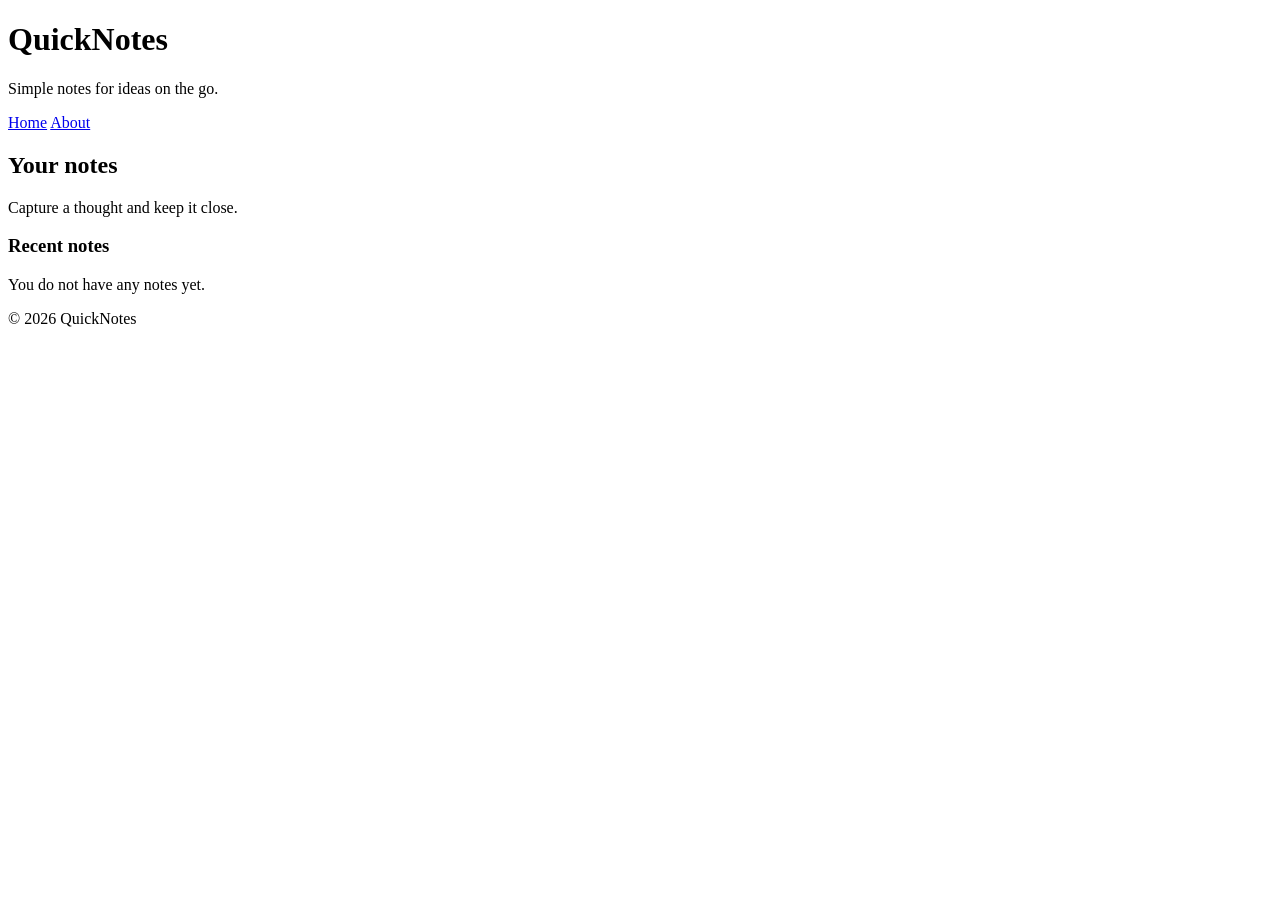
<file: web-foundations-days/Day 1 Assignment/index.html>
<!DOCTYPE html>
<html lang="en">
<head>
  <meta charset="UTF-8">
  <meta name="viewport" content="width=device-width, initial-scale=1.0">
  <title>QuickNotes</title>
</head>
<body>
  <header>
    <h1>QuickNotes</h1>
    <p>Simple notes for ideas on the go.</p>
    <nav>
      <a href="index.html">Home</a>
      <a href="about.html">About</a>
    </nav>
  </header>
  <main>
    <h2>Your notes</h2>
    <p>Capture a thought and keep it close.</p>
    <section>
      <h3>Recent notes</h3>
      <p>You do not have any notes yet.</p>
    </section>
  </main>
  <footer>
    <p>&copy; 2026 QuickNotes</p>
  </footer>
</body>
</html>
</file>
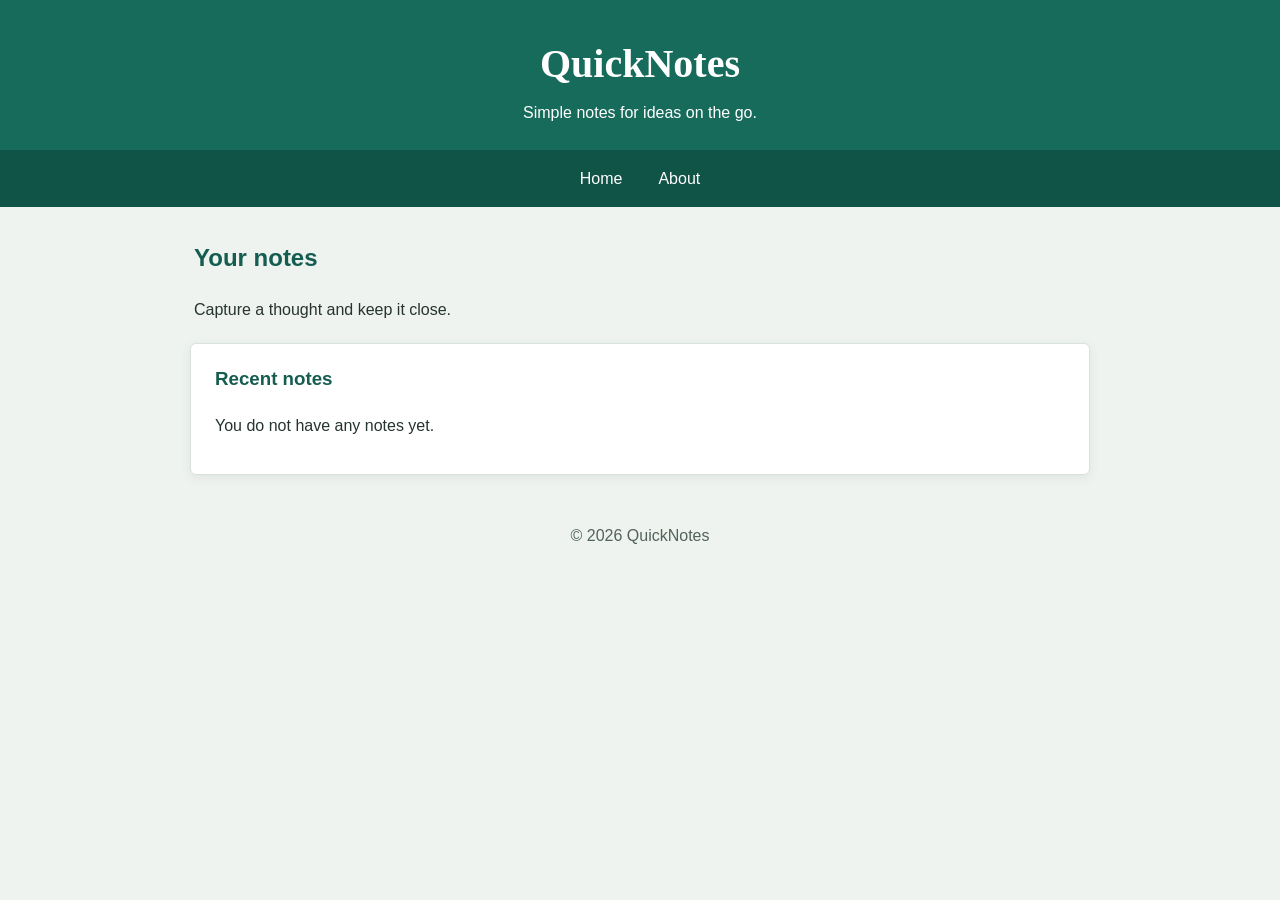
<file: web-foundations-days/Day 2 Assignment/index.html>
<!doctype html>
<html lang="en">
  <head>
    <meta charset="UTF-8" />
    <meta name="viewport" content="width=device-width, initial-scale=1.0" />
    <title>QuickNotes</title>
    <link rel="stylesheet" href="style.css" />
  </head>
  <body>
    <header>
      <h1>QuickNotes</h1>
      <p>Simple notes for ideas on the go.</p>
      <nav>
        <a href="index.html">Home</a>
        <a href="about.html">About</a>
      </nav>
    </header>
    <main>
      <h2>Your notes</h2>
      <p>Capture a thought and keep it close.</p>
      <section>
        <h3>Recent notes</h3>
        <p>You do not have any notes yet.</p>
      </section>
    </main>
    <footer>
      <p>&copy; 2026 QuickNotes</p>
    </footer>
  </body>
</html>
</file>
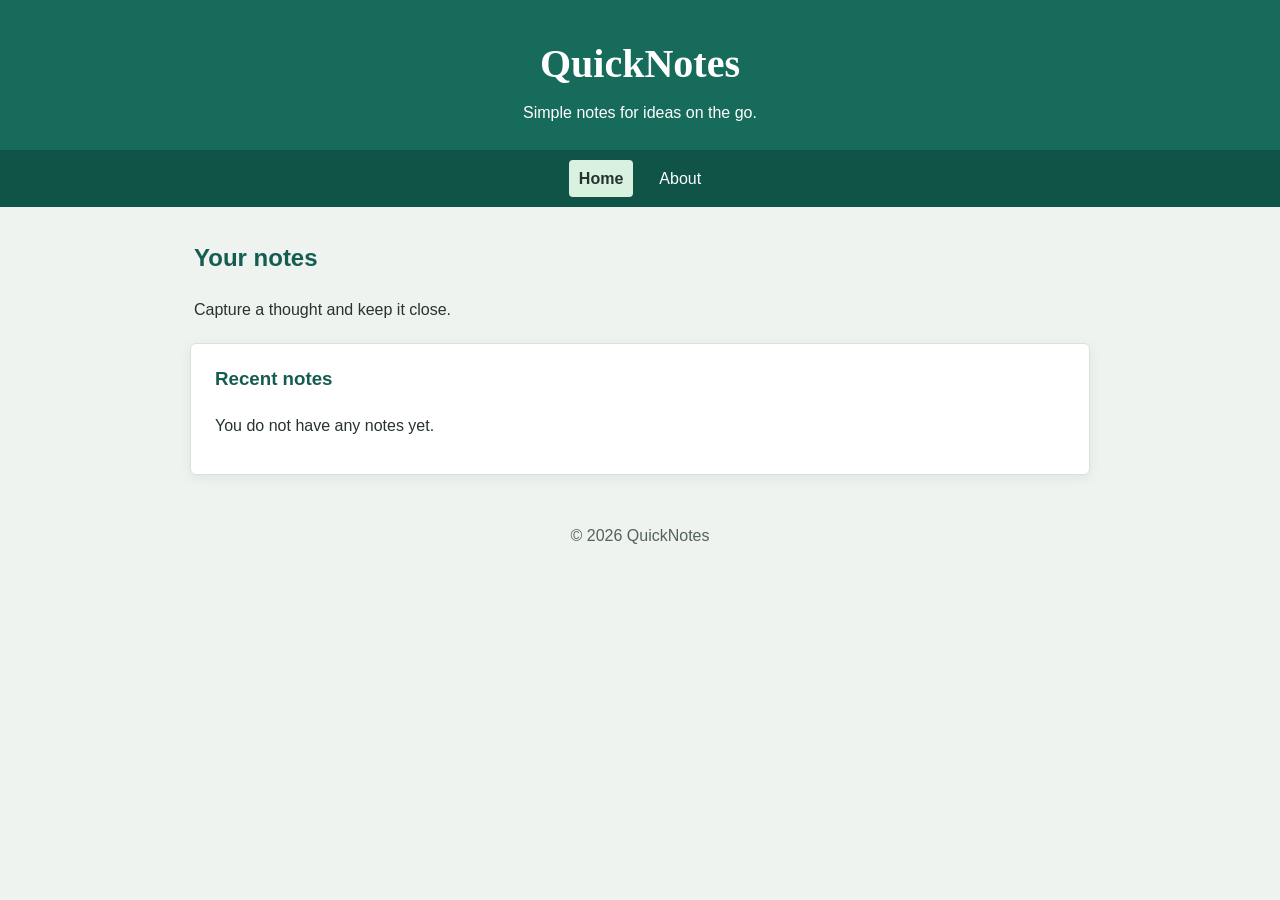
<file: web-foundations-days/day2/index.html>
<!doctype html>
<html lang="en">
  <head>
    <meta charset="UTF-8" />
    <meta name="viewport" content="width=device-width, initial-scale=1.0" />
    <title>QuickNotes</title>
    <link rel="stylesheet" href="style.css" />
  </head>
  <body>
    <header>
      <h1>QuickNotes</h1>
      <p>Simple notes for ideas on the go.</p>
      <nav>
        <a href="index.html" aria-current="page">Home</a>
        <a href="about.html">About</a>
      </nav>
    </header>
    <main>
      <h2>Your notes</h2>
      <p>Capture a thought and keep it close.</p>
      <section>
        <h3>Recent notes</h3>
        <p>You do not have any notes yet.</p>
      </section>
    </main>
    <footer>
      <p>&copy; 2026 QuickNotes</p>
    </footer>
  </body>
</html>
</file>
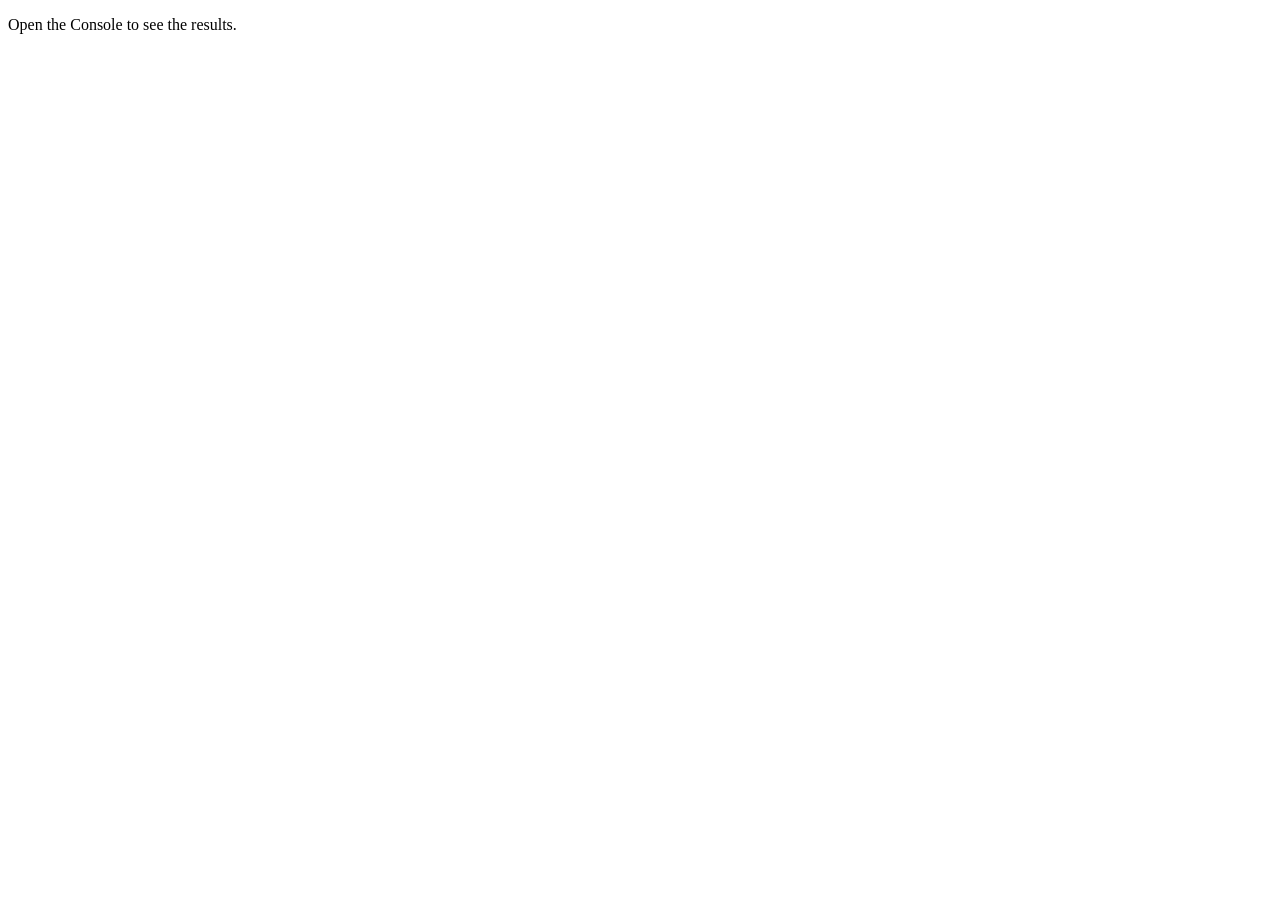
<file: web-foundations-days/day3/index.html>
<!doctype html>
<html lang="en">
  <head>
    <meta charset="UTF-8" />
    <meta name="viewport" content="width=device-width, initial-scale=1.0" />
    <title>Notes Toolkit</title>
    <script src="script.js" defer></script>
  </head>
  <body>
    <p>Open the Console to see the results.</p>
  </body>
</html>
</file>
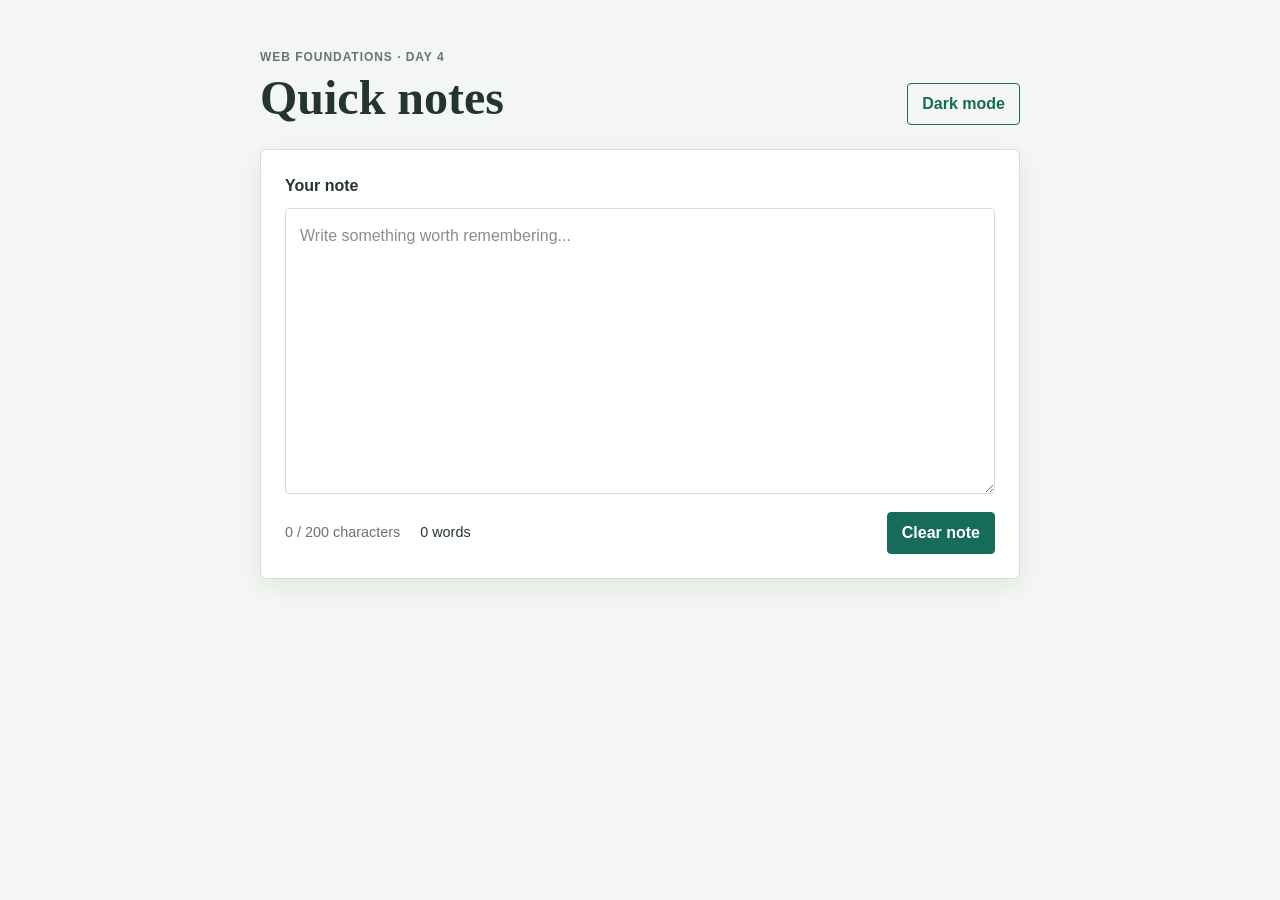
<file: web-foundations-days/day4/index.html>
<!doctype html>
<html lang="en">
  <head>
    <meta charset="UTF-8" />
    <meta name="viewport" content="width=device-width, initial-scale=1.0" />
    <meta name="theme-color" content="#f3f6f2" />
    <title>Day 4 | Note Taker</title>
    <link rel="stylesheet" href="style.css" />
    <script src="script.js" defer></script>
  </head>
  <body>
    <main class="note-app">
      <header class="page-header">
        <div>
          <p class="eyebrow">WEB FOUNDATIONS · DAY 4</p>
          <h1>Quick notes</h1>
        </div>
        <button id="theme-toggle" class="theme-button" type="button">
          Dark mode
        </button>
      </header>

      <section class="editor" aria-labelledby="note-label">
        <label id="note-label" for="note-text">Your note</label>
        <textarea
          id="note-text"
          name="note-text"
          rows="10"
          placeholder="Write something worth remembering..."
          aria-describedby="char-count word-count"
        ></textarea>

        <div class="editor-footer">
          <div class="counts" aria-live="polite" aria-atomic="true">
            <p id="char-count">0 / 200 characters</p>
            <p id="word-count">0 words</p>
          </div>
          <button id="clear-btn" class="clear-button" type="button">
            Clear note
          </button>
        </div>
      </section>
    </main>
  </body>
</html>
</file>
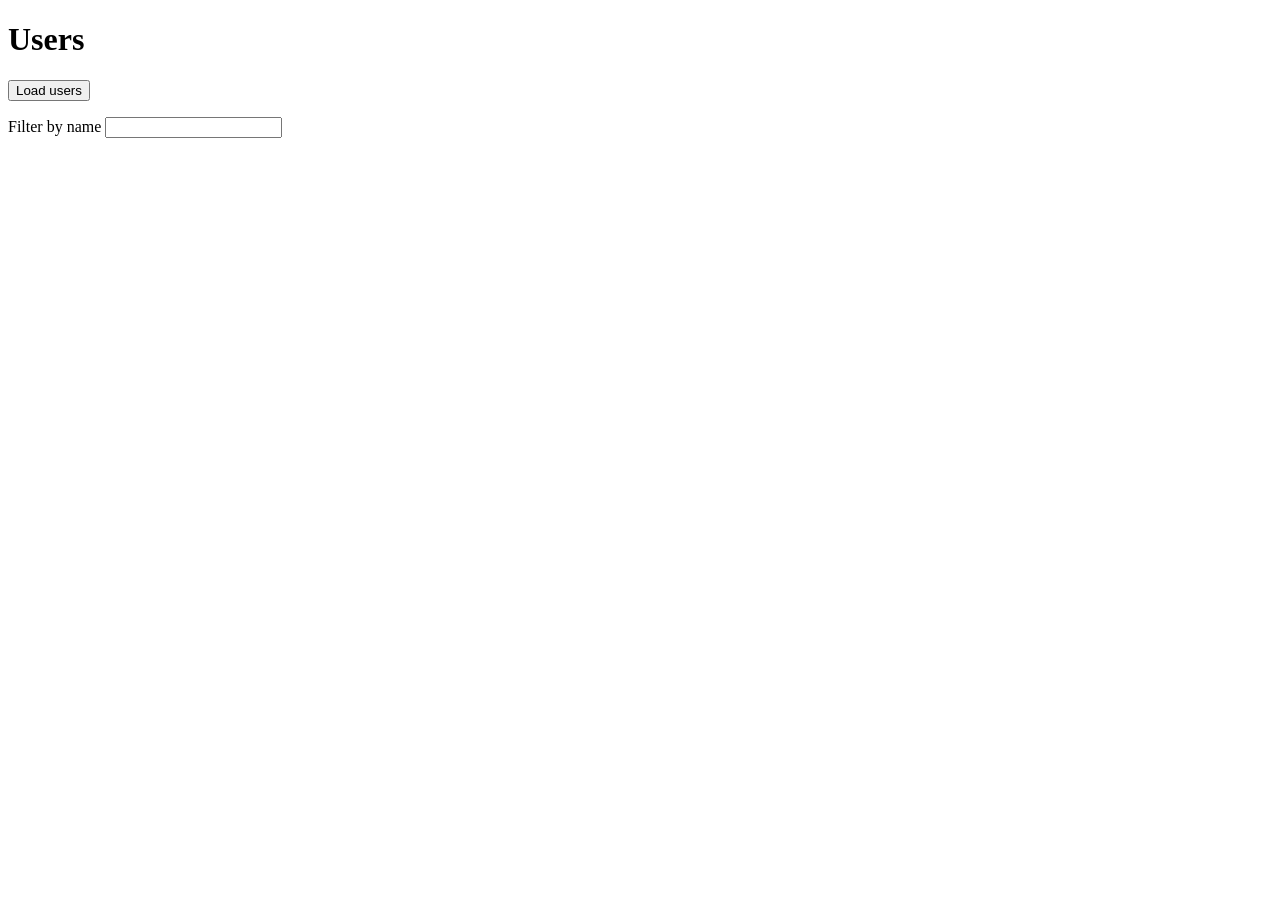
<file: web-foundations-days/day5/index.html>
<!doctype html>
<html lang="en">
  <head>
    <meta charset="UTF-8" />
    <meta name="viewport" content="width=device-width, initial-scale=1.0" />
    <title>Day 5 | Load Users</title>
    <script src="users.js" defer></script>
  </head>
  <body>
    <main>
      <h1>Users</h1>

      <button id="load-users" type="button">Load users</button>

      <p>
        <label for="filter-input">Filter by name</label>
        <input id="filter-input" name="filter" type="search" />
      </p>

      <p id="status" role="status" aria-live="polite"></p>
      <ul id="users-list"></ul>
    </main>
  </body>
</html>
</file>
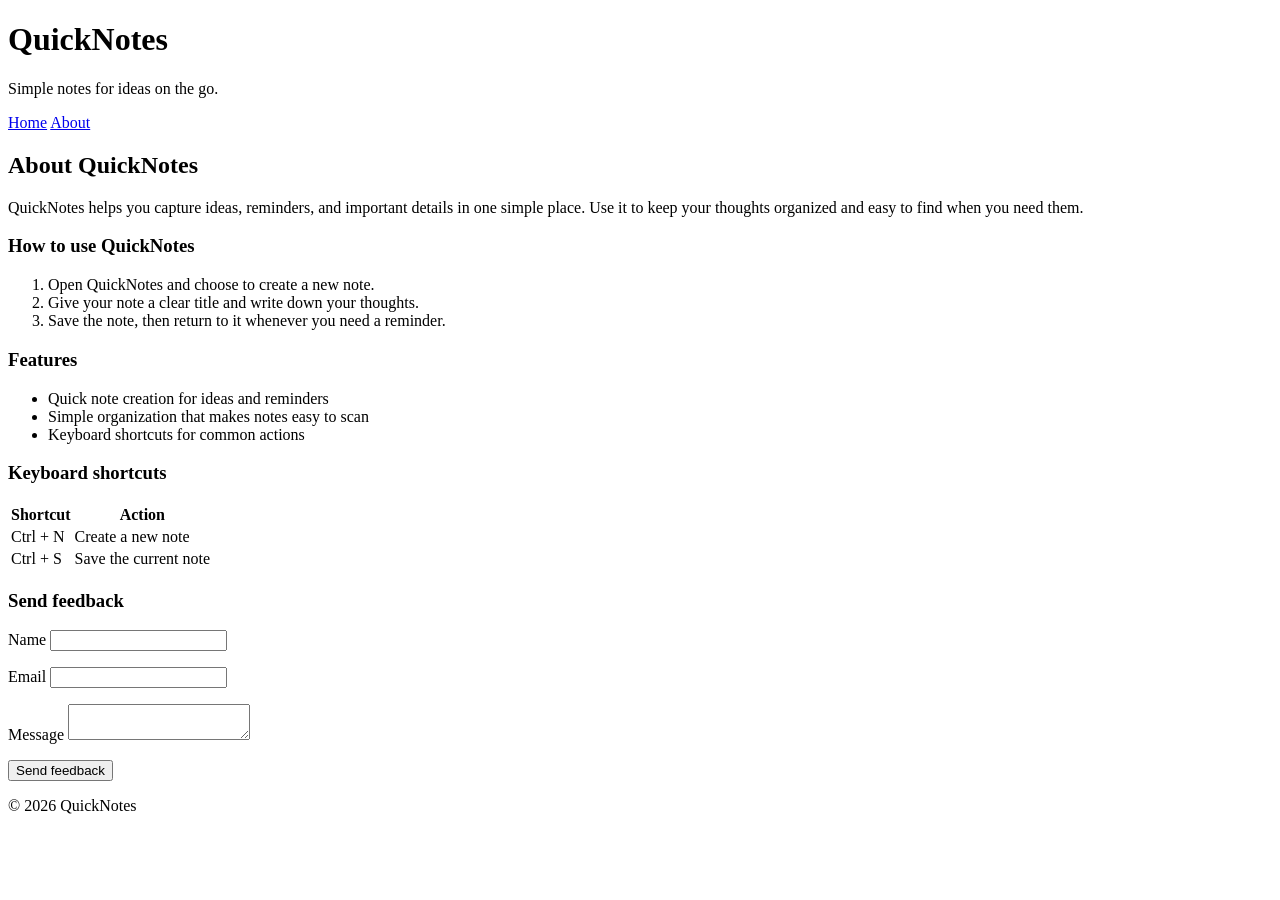
<file: web-foundations-days/Day 1 Assignment/about.html>
<!DOCTYPE html>
<html lang="en">
<head>
  <meta charset="UTF-8">
  <meta name="viewport" content="width=device-width, initial-scale=1.0">
  <title>About QuickNotes</title>
</head>
<body>
  <header>
    <h1>QuickNotes</h1>
    <p>Simple notes for ideas on the go.</p>
    <nav>
      <a href="index.html">Home</a>
      <a href="about.html">About</a>
    </nav>
  </header>
  <main>
    <h2>About QuickNotes</h2>
    <p>QuickNotes helps you capture ideas, reminders, and important details in one simple place. Use it to keep your thoughts organized and easy to find when you need them.</p>
    <section>
      <h3>How to use QuickNotes</h3>
      <ol>
        <li>Open QuickNotes and choose to create a new note.</li>
        <li>Give your note a clear title and write down your thoughts.</li>
        <li>Save the note, then return to it whenever you need a reminder.</li>
      </ol>
    </section>
    <section>
      <h3>Features</h3>
      <ul>
        <li>Quick note creation for ideas and reminders</li>
        <li>Simple organization that makes notes easy to scan</li>
        <li>Keyboard shortcuts for common actions</li>
      </ul>
    </section>
    <section>
      <h3>Keyboard shortcuts</h3>
      <table>
        <thead>
          <tr>
            <th scope="col">Shortcut</th>
            <th scope="col">Action</th>
          </tr>
        </thead>
        <tbody>
          <tr>
            <td>Ctrl + N</td>
            <td>Create a new note</td>
          </tr>
          <tr>
            <td>Ctrl + S</td>
            <td>Save the current note</td>
          </tr>
        </tbody>
      </table>
    </section>
    <section>
      <h3>Send feedback</h3>
      <form action="#" method="get">
        <p>
          <label for="name">Name</label>
          <input id="name" name="name" type="text" required>
        </p>
        <p>
          <label for="email">Email</label>
          <input id="email" name="email" type="email" required>
        </p>
        <p>
          <label for="message">Message</label>
          <textarea id="message" name="message" required></textarea>
        </p>
        <button type="submit">Send feedback</button>
      </form>
    </section>
  </main>
  <footer>
    <p>&copy; 2026 QuickNotes</p>
  </footer>
</body>
</html>
</file>
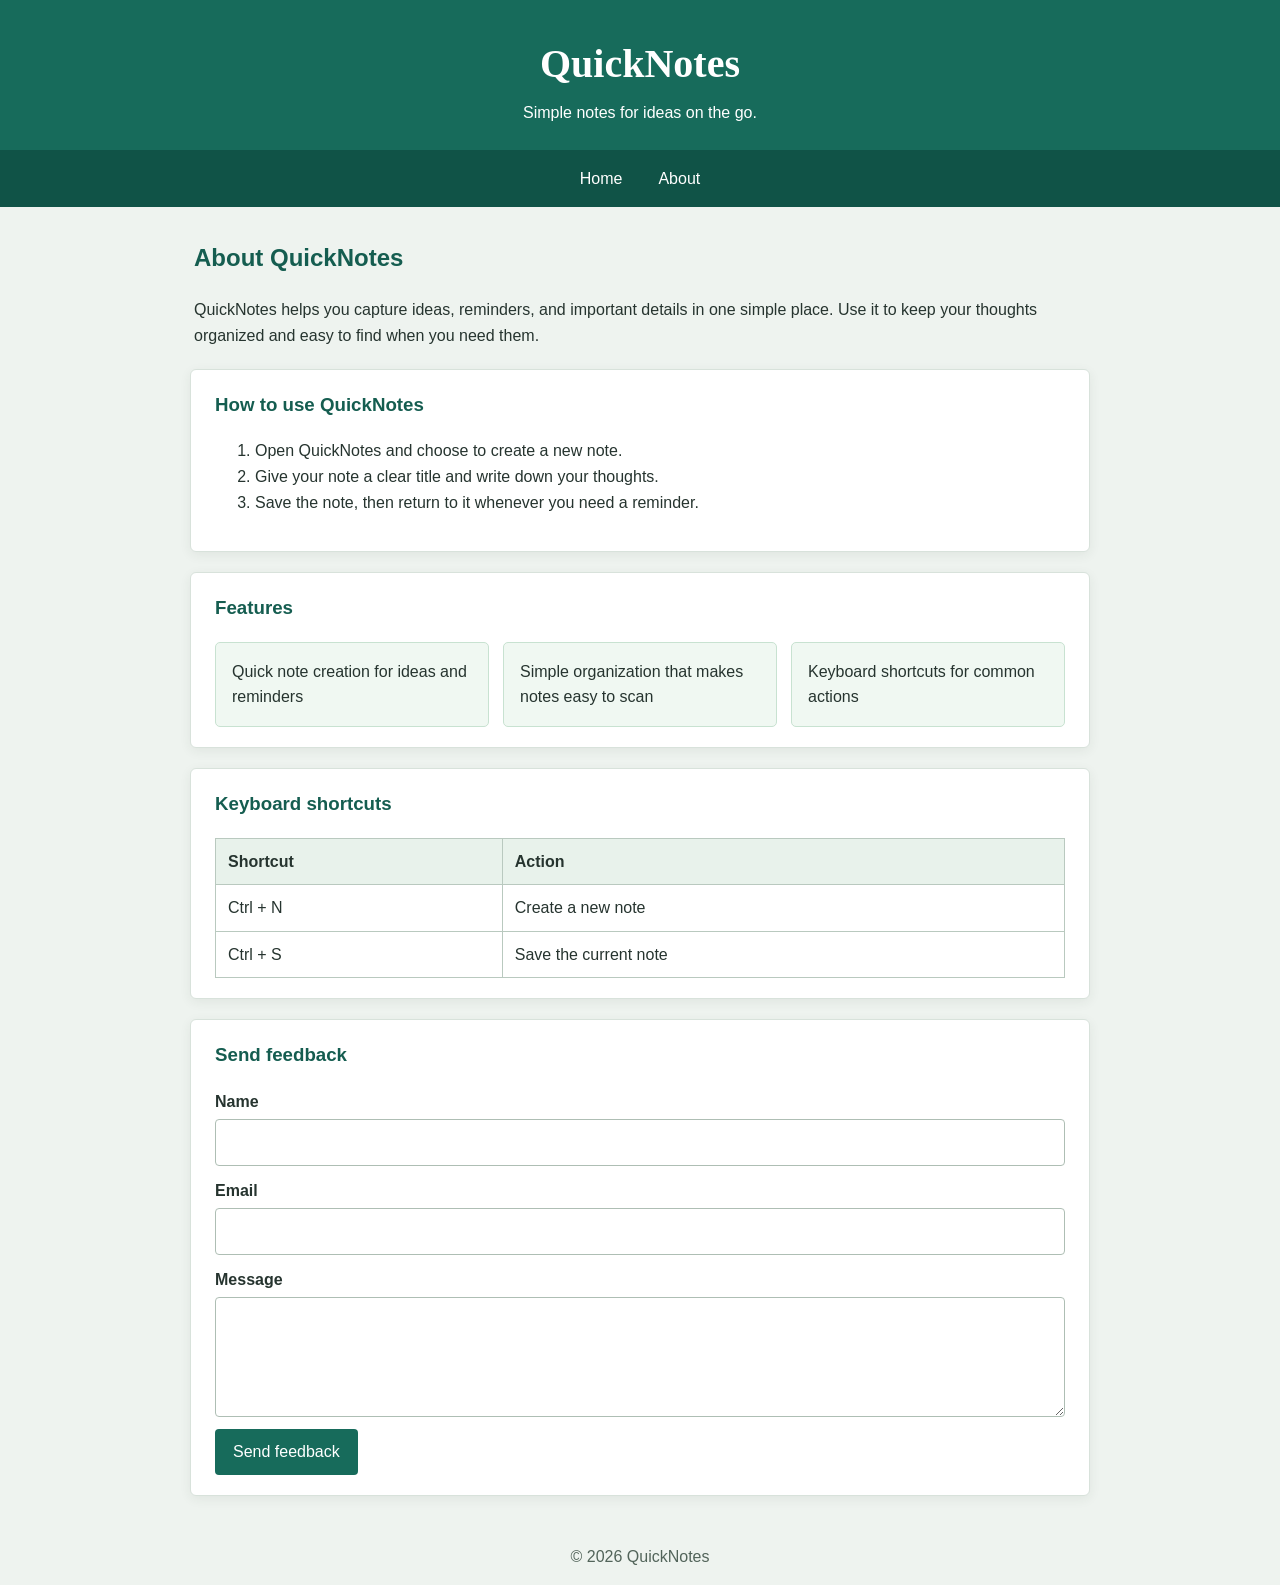
<file: web-foundations-days/Day 2 Assignment/about.html>
<!doctype html>
<html lang="en">
  <head>
    <meta charset="UTF-8" />
    <meta name="viewport" content="width=device-width, initial-scale=1.0" />
    <title>About QuickNotes</title>
    <link rel="stylesheet" href="style.css" />
  </head>
  <body>
    <header>
      <h1>QuickNotes</h1>
      <p>Simple notes for ideas on the go.</p>
      <nav>
        <a href="index.html">Home</a>
        <a href="about.html">About</a>
      </nav>
    </header>
    <main>
      <h2>About QuickNotes</h2>
      <p>
        QuickNotes helps you capture ideas, reminders, and important details in
        one simple place. Use it to keep your thoughts organized and easy to
        find when you need them.
      </p>
      <section>
        <h3>How to use QuickNotes</h3>
        <ol>
          <li>Open QuickNotes and choose to create a new note.</li>
          <li>Give your note a clear title and write down your thoughts.</li>
          <li>
            Save the note, then return to it whenever you need a reminder.
          </li>
        </ol>
      </section>
      <section>
        <h3>Features</h3>
        <ul class="features">
          <li>Quick note creation for ideas and reminders</li>
          <li>Simple organization that makes notes easy to scan</li>
          <li>Keyboard shortcuts for common actions</li>
        </ul>
      </section>
      <section>
        <h3>Keyboard shortcuts</h3>
        <table>
          <thead>
            <tr>
              <th scope="col">Shortcut</th>
              <th scope="col">Action</th>
            </tr>
          </thead>
          <tbody>
            <tr>
              <td>Ctrl + N</td>
              <td>Create a new note</td>
            </tr>
            <tr>
              <td>Ctrl + S</td>
              <td>Save the current note</td>
            </tr>
          </tbody>
        </table>
      </section>
      <section>
        <h3>Send feedback</h3>
        <form action="#" method="get">
          <p>
            <label for="name">Name</label>
            <input id="name" name="name" type="text" required />
          </p>
          <p>
            <label for="email">Email</label>
            <input id="email" name="email" type="email" required />
          </p>
          <p>
            <label for="message">Message</label>
            <textarea id="message" name="message" required></textarea>
          </p>
          <button type="submit">Send feedback</button>
        </form>
      </section>
    </main>
    <footer>
      <p>&copy; 2026 QuickNotes</p>
    </footer>
  </body>
</html>
</file>
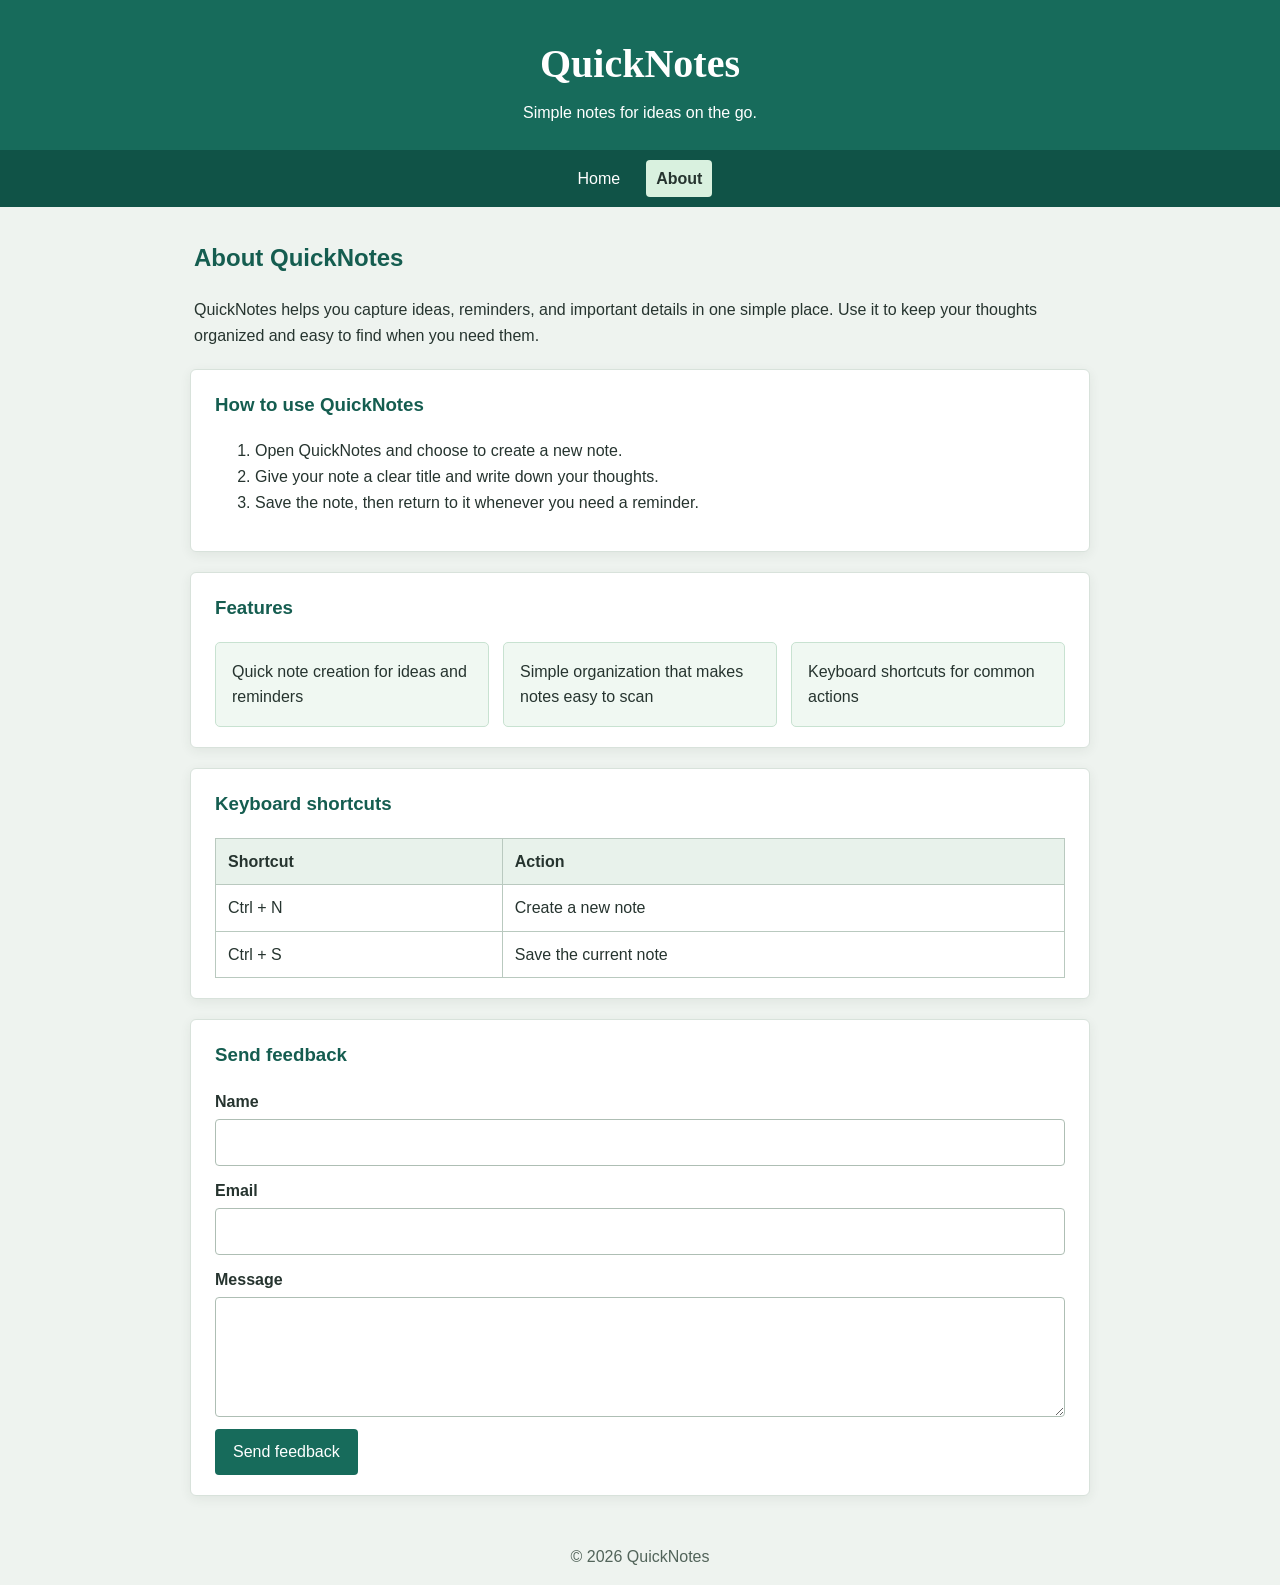
<file: web-foundations-days/day2/about.html>
<!doctype html>
<html lang="en">
  <head>
    <meta charset="UTF-8" />
    <meta name="viewport" content="width=device-width, initial-scale=1.0" />
    <title>About QuickNotes</title>
    <link rel="stylesheet" href="style.css" />
  </head>
  <body>
    <header>
      <h1>QuickNotes</h1>
      <p>Simple notes for ideas on the go.</p>
      <nav>
        <a href="index.html">Home</a>
        <a href="about.html" aria-current="page">About</a>
      </nav>
    </header>
    <main>
      <h2>About QuickNotes</h2>
      <p>
        QuickNotes helps you capture ideas, reminders, and important details in
        one simple place. Use it to keep your thoughts organized and easy to
        find when you need them.
      </p>
      <section>
        <h3>How to use QuickNotes</h3>
        <ol>
          <li>Open QuickNotes and choose to create a new note.</li>
          <li>Give your note a clear title and write down your thoughts.</li>
          <li>
            Save the note, then return to it whenever you need a reminder.
          </li>
        </ol>
      </section>
      <section>
        <h3>Features</h3>
        <ul class="features">
          <li>Quick note creation for ideas and reminders</li>
          <li>Simple organization that makes notes easy to scan</li>
          <li>Keyboard shortcuts for common actions</li>
        </ul>
      </section>
      <section>
        <h3>Keyboard shortcuts</h3>
        <table>
          <thead>
            <tr>
              <th scope="col">Shortcut</th>
              <th scope="col">Action</th>
            </tr>
          </thead>
          <tbody>
            <tr>
              <td>Ctrl + N</td>
              <td>Create a new note</td>
            </tr>
            <tr>
              <td>Ctrl + S</td>
              <td>Save the current note</td>
            </tr>
          </tbody>
        </table>
      </section>
      <section>
        <h3>Send feedback</h3>
        <form action="#" method="get">
          <p>
            <label for="name">Name</label>
            <input id="name" name="name" type="text" required />
          </p>
          <p>
            <label for="email">Email</label>
            <input id="email" name="email" type="email" required />
          </p>
          <p>
            <label for="message">Message</label>
            <textarea id="message" name="message" required></textarea>
          </p>
          <button type="submit">Send feedback</button>
        </form>
      </section>
    </main>
    <footer>
      <p>&copy; 2026 QuickNotes</p>
    </footer>
  </body>
</html>
</file>
<file: web-foundations-days/Day 2 Assignment/style.css>
*,
*::before,
*::after {
  box-sizing: border-box;
}

body {
  margin: 0;
  color: #26342f;
  background: #eef3ef;
  font-family: Arial, Helvetica, sans-serif;
  line-height: 1.6;
}

header {
  padding: 32px 20px 0;
  color: #fff;
  background: #176b5b;
  text-align: center;
}

header h1 {
  margin: 0 0 4px;
  font-family: Georgia, "Times New Roman", serif;
  font-size: 2.5rem;
}

header p {
  margin: 0 0 24px;
}

nav {
  display: flex;
  justify-content: center;
  align-items: center;
  gap: 16px;
  margin: 0 -20px;
  padding: 10px 20px;
  background: #105347;
}

nav a {
  padding: 6px 10px;
  border-radius: 4px;
  color: #fff;
  text-decoration: none;
  transition:
    background-color 180ms ease,
    color 180ms ease;
}

nav a:hover,
nav a:focus-visible {
  color: #26342f;
  background: #d9f1df;
}

main {
  width: min(100% - 32px, 900px);
  margin: 32px auto;
}

main > h2,
main > p {
  margin-left: 4px;
}

h2,
h3 {
  color: #155d50;
}

section {
  margin: 20px 0;
  padding: 20px 24px;
  border: 1px solid #d8e2db;
  border-radius: 6px;
  background: #fff;
  box-shadow: 0 3px 12px rgb(38 52 47 / 7%);
}

section h3 {
  margin-top: 0;
}

.features {
  display: grid;
  grid-template-columns: repeat(auto-fit, minmax(180px, 1fr));
  gap: 14px;
  margin: 0;
  padding: 0;
  list-style: none;
}

.features li {
  padding: 16px;
  border: 1px solid #c8e2d1;
  border-radius: 5px;
  background: #f0f8f2;
}

table {
  width: 100%;
  border-collapse: collapse;
}

th,
td {
  padding: 10px 12px;
  border: 1px solid #b9c9bf;
  text-align: left;
}

th {
  background: #e8f2eb;
}

form {
  display: flex;
  flex-direction: column;
  gap: 12px;
}

form p {
  margin: 0;
}

label {
  display: block;
  margin-bottom: 4px;
  font-weight: 700;
}

input,
textarea {
  display: block;
  width: 100%;
  padding: 10px 12px;
  border: 1px solid #aebeb4;
  border-radius: 4px;
  font: inherit;
}

textarea {
  min-height: 120px;
  resize: vertical;
}

input:focus,
textarea:focus {
  outline: 2px solid #176b5b;
  outline-offset: 1px;
}

button {
  align-self: flex-start;
  padding: 10px 18px;
  border: 0;
  border-radius: 4px;
  color: #fff;
  background: #176b5b;
  font: inherit;
  cursor: pointer;
  transition:
    background-color 180ms ease,
    transform 180ms ease;
}

button:hover,
button:focus-visible {
  background: #105347;
  transform: translateY(-2px);
}

footer {
  padding: 16px;
  color: #52645a;
  text-align: center;
}

footer p {
  margin: 0;
}

@media (max-width: 600px) {
  header {
    padding: 20px 12px 0;
  }

  header h1 {
    font-size: 1.8rem;
  }

  header p {
    margin-bottom: 16px;
  }

  nav {
    margin: 0 -12px;
  }

  main {
    width: min(100% - 24px, 900px);
    margin: 20px auto;
  }

  section {
    padding: 16px;
  }
}
</file>
<file: web-foundations-days/day2/style.css>
*,
*::before,
*::after {
  box-sizing: border-box;
}

body {
  margin: 0;
  color: #26342f;
  background: #eef3ef;
  font-family: Arial, Helvetica, sans-serif;
  line-height: 1.6;
}

header {
  padding: 32px 20px 0;
  color: #fff;
  background: #176b5b;
  text-align: center;
}

header h1 {
  margin: 0 0 4px;
  font-family: Georgia, "Times New Roman", serif;
  font-size: 2.5rem;
}

header p {
  margin: 0 0 24px;
}

nav {
  display: flex;
  justify-content: center;
  align-items: center;
  gap: 16px;
  margin: 0 -20px;
  padding: 10px 20px;
  background: #105347;
}

nav a {
  padding: 6px 10px;
  border-radius: 4px;
  color: #fff;
  text-decoration: none;
  transition:
    background-color 180ms ease,
    color 180ms ease,
    transform 180ms ease;
}

nav a:hover,
nav a:focus-visible {
  color: #26342f;
  background: #d9f1df;
}

nav a[aria-current="page"] {
  color: #26342f;
  background: #d9f1df;
  font-weight: 700;
}

nav a:active {
  background: #0b4037;
  transform: scale(0.98);
}

main {
  width: min(100% - 32px, 900px);
  margin: 32px auto;
}

main > h2,
main > p {
  margin-left: 4px;
}

h2,
h3 {
  color: #155d50;
}

section {
  margin: 20px 0;
  padding: 20px 24px;
  border: 1px solid #d8e2db;
  border-radius: 6px;
  background: #fff;
  box-shadow: 0 3px 12px rgb(38 52 47 / 7%);
}

section h3 {
  margin-top: 0;
}

.features {
  display: grid;
  grid-template-columns: repeat(auto-fit, minmax(180px, 1fr));
  gap: 14px;
  margin: 0;
  padding: 0;
  list-style: none;
}

.features li {
  padding: 16px;
  border: 1px solid #c8e2d1;
  border-radius: 5px;
  background: #f0f8f2;
}

table {
  width: 100%;
  border-collapse: collapse;
}

th,
td {
  padding: 10px 12px;
  border: 1px solid #b9c9bf;
  text-align: left;
}

th {
  background: #e8f2eb;
}

form {
  display: flex;
  flex-direction: column;
  gap: 12px;
}

form p {
  margin: 0;
}

label {
  display: block;
  margin-bottom: 4px;
  font-weight: 700;
}

input,
textarea {
  display: block;
  width: 100%;
  padding: 10px 12px;
  border: 1px solid #aebeb4;
  border-radius: 4px;
  font: inherit;
}

textarea {
  min-height: 120px;
  resize: vertical;
}

input:focus,
textarea:focus {
  outline: 2px solid #176b5b;
  outline-offset: 1px;
}

button {
  align-self: flex-start;
  padding: 10px 18px;
  border: 0;
  border-radius: 4px;
  color: #fff;
  background: #176b5b;
  font: inherit;
  cursor: pointer;
  transition:
    background-color 180ms ease,
    transform 180ms ease;
}

button:hover,
button:focus-visible {
  background: #105347;
  transform: translateY(-2px);
}

button:active {
  background: #0b4037;
  transform: scale(0.98);
}

footer {
  padding: 16px;
  color: #52645a;
  text-align: center;
}

footer p {
  margin: 0;
}

@media (max-width: 600px) {
  header {
    padding: 20px 12px 0;
  }

  header h1 {
    font-size: 1.8rem;
  }

  header p {
    margin-bottom: 16px;
  }

  nav {
    margin: 0 -12px;
  }

  main {
    width: min(100% - 24px, 900px);
    margin: 20px auto;
  }

  section {
    padding: 16px;
  }
}
</file>
<file: web-foundations-days/day4/style.css>
*,
*::before,
*::after {
  box-sizing: border-box;
}

:root {
  color-scheme: light;
  --page-bg: #f3f6f2;
  --surface: #ffffff;
  --text: #24352f;
  --muted: #68766f;
  --border: #d5dfd8;
  --accent: #176b5b;
  --accent-hover: #105347;
  --warning: #bd5d0b;
  --over: #c33434;
  --focus: #176b5b;
}

body.dark {
  color-scheme: dark;
  --page-bg: #18221e;
  --surface: #222f29;
  --text: #edf4ef;
  --muted: #b0bdb5;
  --border: #405047;
  --accent: #63b49b;
  --accent-hover: #7bc5ac;
  --warning: #ffb65e;
  --over: #ff7777;
  --focus: #8bd4ba;
}

body {
  min-height: 100vh;
  margin: 0;
  padding: 48px 20px;
  color: var(--text);
  background: var(--page-bg);
  font-family: Georgia, "Times New Roman", serif;
  line-height: 1.5;
  transition:
    background-color 180ms ease,
    color 180ms ease;
}

button,
textarea {
  font: inherit;
}

.note-app {
  width: min(100%, 760px);
  margin: 0 auto;
}

.page-header {
  display: flex;
  align-items: flex-end;
  justify-content: space-between;
  gap: 20px;
  margin-bottom: 24px;
}

.eyebrow {
  margin: 0 0 6px;
  color: var(--muted);
  font-family: Arial, Helvetica, sans-serif;
  font-size: 0.75rem;
  font-weight: 700;
  letter-spacing: 0.08em;
}

h1 {
  margin: 0;
  font-size: clamp(2rem, 8vw, 3rem);
  line-height: 1.1;
}

.editor {
  padding: 24px;
  border: 1px solid var(--border);
  border-radius: 6px;
  background: var(--surface);
  box-shadow: 0 8px 24px rgb(24 45 35 / 7%);
}

label {
  display: block;
  margin-bottom: 10px;
  font-family: Arial, Helvetica, sans-serif;
  font-weight: 700;
}

textarea {
  display: block;
  width: 100%;
  min-height: 260px;
  padding: 14px;
  border: 1px solid var(--border);
  border-radius: 4px;
  color: var(--text);
  background: var(--surface);
  font-family: Arial, Helvetica, sans-serif;
  line-height: 1.6;
  resize: vertical;
}

textarea::placeholder {
  color: var(--muted);
  opacity: 0.8;
}

textarea:focus-visible,
button:focus-visible {
  outline: 2px solid var(--focus);
  outline-offset: 3px;
}

.editor-footer {
  display: flex;
  align-items: center;
  justify-content: space-between;
  gap: 16px;
  margin-top: 18px;
}

.counts {
  display: flex;
  flex-wrap: wrap;
  gap: 8px 20px;
  font-family: Arial, Helvetica, sans-serif;
  font-size: 0.9rem;
}

.counts p {
  margin: 0;
}

#char-count {
  color: var(--muted);
}

#char-count.warning {
  color: var(--warning);
}

#char-count.over {
  color: var(--over);
  font-weight: 700;
}

button {
  min-height: 42px;
  padding: 8px 14px;
  border: 1px solid var(--accent);
  border-radius: 4px;
  color: #ffffff;
  background: var(--accent);
  font-family: Arial, Helvetica, sans-serif;
  font-weight: 700;
  cursor: pointer;
  transition:
    background-color 160ms ease,
    border-color 160ms ease;
}

button:hover {
  border-color: var(--accent-hover);
  background: var(--accent-hover);
}

.theme-button {
  color: var(--accent);
  background: transparent;
}

.theme-button:hover {
  color: var(--surface);
}

.clear-button {
  flex-shrink: 0;
}

@media (max-width: 520px) {
  body {
    padding: 28px 14px;
  }

  .page-header {
    align-items: flex-start;
  }

  .editor {
    padding: 16px;
  }

  .editor-footer {
    align-items: flex-start;
    flex-direction: column;
  }
}
</file>
